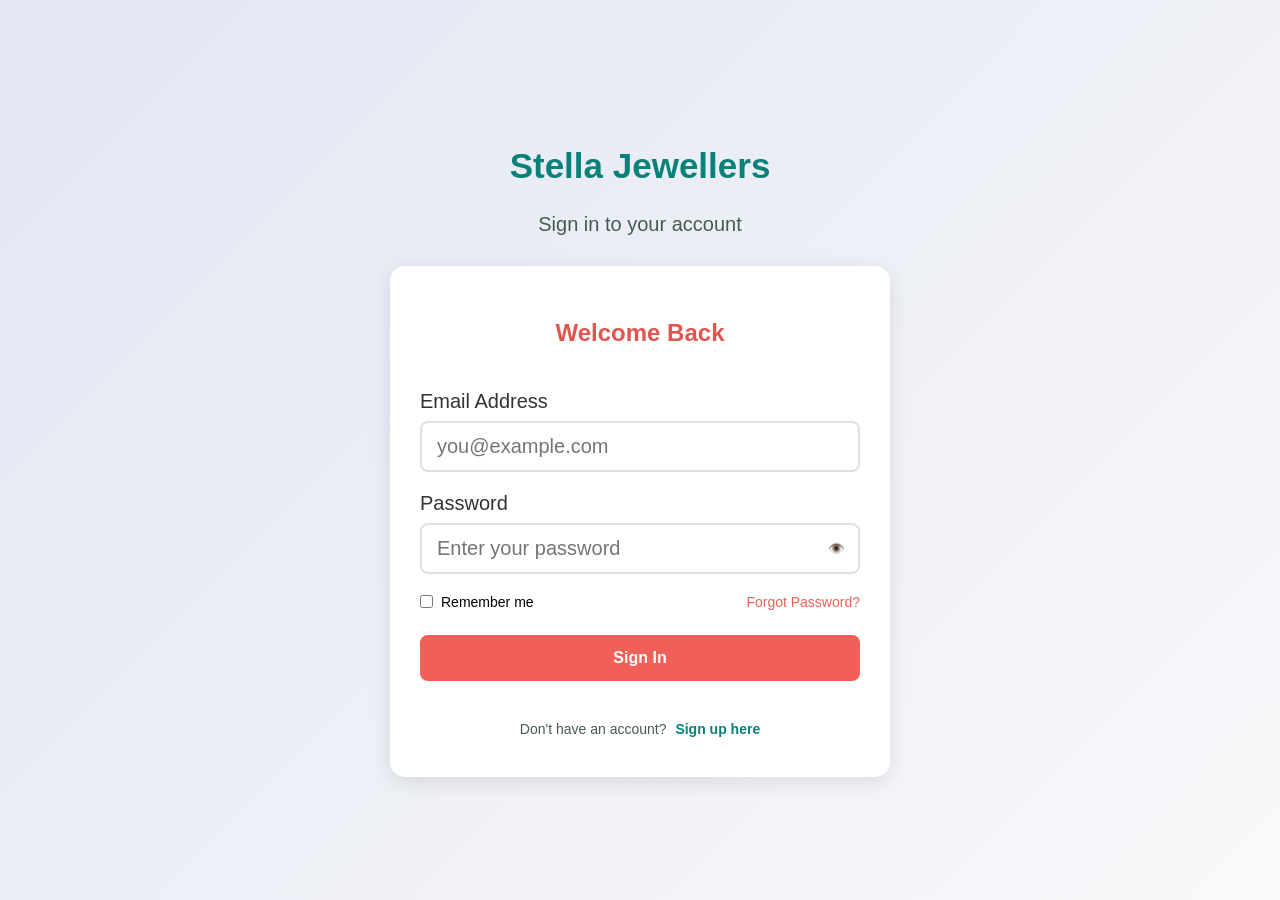
<file: login.html>
<!DOCTYPE html>
<html lang="en">
<head>
    <meta charset="UTF-8">
    <meta name="viewport" content="width=device-width, initial-scale=1.0">
    <title>Login | Stella Jewellers</title>
    <link rel="stylesheet" href="home.css">
    <style>
        * {
            margin: 0;
            padding: 0;
            box-sizing: border-box;
        }
        
        body {
            font-family: Arial, Helvetica, sans-serif;
            background: linear-gradient(135deg, #E3E6F3 0%, #f8f9fa 100%);
            min-height: 100vh;
            display: flex;
            justify-content: center;
            align-items: center;
            padding: 10px;
        }
        
        .container {
            width: 100%;
            max-width: 500px;
        }
        
        .logo-container {
            text-align: center;
            margin-bottom: 30px;
        }
        
        .logo-container h1 {
            color: #088178;
            font-size: 35px;
            margin-top: 10px;
        }
        
        .logo-container p {
            color: #465b52;
            font-size: 20px;
        }
        
        .form-container {
            background: white;
            padding: 40px 30px;
            border-radius: 15px;
            box-shadow: 0 5px 20px rgba(0, 0, 0, 0.1);
        }
        
        .form-title {
            color: #e0554e;;
            text-align: center;
            margin-bottom: 30px;
            font-size: 24px;
        }
        
        .input-group {
            margin-bottom: 20px;
        }
        
        .input-group label {
            display: block;
            color: #333;
            margin-bottom: 8px;
            font-weight: 500;
            font-size: 20px;
        }
        
        .input-group input {
            width: 100%;
            padding: 12px 15px;
            border: 2px solid #e0e0e0;
            border-radius: 8px;
            font-size: 20px;
            transition: all 0.3s;
        }
        
        .input-group input:focus {
            outline: none;
            border-color: #088178;
            box-shadow: 0 0 0 3px rgba(8, 129, 120, 0.1);
        }
        
        .password-container {
            position: relative;
        }
        
        .toggle-password {
            position: absolute;
            right: 15px;
            top: 50%;
            transform: translateY(-50%);
            background: none;
            border: none;
            color: #666;
            cursor: pointer;
        }
        
        .options {
            display: flex;
            justify-content: space-between;
            align-items: center;
            margin-bottom: 25px;
            font-size: 14px;
        }
        
        .remember {
            display: flex;
            align-items: center;
            gap: 8px;
        }
        
        .remember input[type="checkbox"] {
            accent-color: #088178;
        }
        
        .forgot-password {
            color: #f06059;
            text-decoration: none;
        }
        
        .forgot-password:hover {
            text-decoration: underline;
        }
        
      
        
       .btn-login {
    display: inline-block;
    text-align: center;
    text-decoration: none;
    background: #f06059;
    color: white;
    border: none;
    padding: 14px;
    width: 100%;
    border-radius: 8px;
    font-size: 16px;
    font-weight: 600;
    cursor: pointer;
    transition: all 0.3s;
    margin-bottom: 20px;
}

.btn-login:hover {
    background: #f06059;
    transform: translateY(-2px);
    box-shadow: 0 5px 15px rgba(8, 129, 120, 0.3);
    color: white;
    text-decoration: none;
}
        
       
       
        
      
        .register-link {
            text-align: center;
            margin-top: 20px;
            color: #465b52;
            font-size: 14px;
        }
        
        .register-link a {
            color: #088178;
            text-decoration: none;
            font-weight: 600;
            margin-left: 5px;
        }
        
        .register-link a:hover {
            text-decoration: underline;
        }
        
        .error-message {
            color: #f06059;
            font-size: 14px;
            margin-top: 5px;
            display: none;
        }
    </style>
</head>
<body>
    <div class="container">
        <div class="logo-container">
            <h1>Stella Jewellers</h1>
            <p>Sign in to your account</p>
        </div>
        
        <div class="form-container">
            <h2 class="form-title">Welcome Back</h2>
            
            <form id="loginForm">
                <div class="input-group">
                    <label for="email">Email Address</label>
                    <input type="email" id="email" placeholder="you@example.com" required>
                    <div class="error-message" id="emailError">Please enter a valid email</div>
                </div>
                
                <div class="input-group">
                    <label for="password">Password</label>
                    <div class="password-container">
                        <input type="password" id="password" placeholder="Enter your password" required>
                        <button type="button" class="toggle-password" id="togglePassword">
                            👁️
                        </button>
                    </div>
                    <div class="error-message" id="passwordError">Password must be at least 6 characters</div>
                </div>
                
                <div class="options">
                    <div class="remember">
                        <input type="checkbox" id="rememberMe">
                        <label for="rememberMe">Remember me</label>
                    </div>
                    <a href="#" class="forgot-password">Forgot Password?</a>
                </div>
                
<a href="home.html" class="btn-login">Sign In</a>                
               
                
                
                
                <div class="register-link">
                    Don't have an account? 
                    <a href="index.html">Sign up here</a>
                </div>
            </form>
        </div>
    </div>

    <script>
        // Toggle password visibility
        document.getElementById('togglePassword').addEventListener('click', function() {
            const passwordInput = document.getElementById('password');
            const type = passwordInput.getAttribute('type') === 'password' ? 'text' : 'password';
            passwordInput.setAttribute('type', type);
            this.textContent = type === 'password' ? '👁️' : '👁️‍🗨️';
        });

        // Form validation
        document.getElementById('loginForm').addEventListener('submit', function(e) {
            e.preventDefault();
            
            const email = document.getElementById('email').value;
            const password = document.getElementById('password').value;
            let isValid = true;
            
            // Email validation
            const emailError = document.getElementById('emailError');
            if (!email || !email.includes('@') || !email.includes('.')) {
                emailError.style.display = 'block';
                isValid = false;
            } else {
                emailError.style.display = 'none';
            }
            
            // Password validation
            const passwordError = document.getElementById('passwordError');
            if (!password || password.length < 6) {
                passwordError.style.display = 'block';
                isValid = false;
            } else {
                passwordError.style.display = 'none';
            }
            
            if (isValid) {
                // Check if user exists in localStorage
                const users = JSON.parse(localStorage.getItem('stella_users') || '[]');
                const user = users.find(u => u.email === email && u.password === password);
                
                if (user) {
                    // Store current user
                    localStorage.setItem('current_user', JSON.stringify(user));
                    
                    // Remember email if checked
                    if (document.getElementById('rememberMe').checked) {
                        localStorage.setItem('remember_email', email);
                    } else {
                        localStorage.removeItem('remember_email');
                    }
                    
                    // Show success message and redirect
                    alert('Login successful! Redirecting to home page...');
                    window.location.href = 'index.html';
                } else {
                    alert('Invalid email or password. Please try again or register.');
                }
            }
        });

        // Load remembered email
        window.addEventListener('load', function() {
            const rememberedEmail = localStorage.getItem('remember_email');
            if (rememberedEmail) {
                document.getElementById('email').value = rememberedEmail;
                document.getElementById('rememberMe').checked = true;
            }
        });
    </script>
</body>
</html>
</file>
<file: home.css>
body{
    margin: 0;
    padding: 0;
    box-sizing: border-box;
    font-family:Arial, Helvetica, sans-serif

}
h1{
    font-size: 52px;
    line-height: 64px;
   
}

h2{
    font-size: 46px;
    line-height:54px;
    
}

h4{
    font-size: 20px;
   
}

/* h6{
    font-weight: 700;
    font-size: 12px;
} */

p{
    font-size: 16px;
    color: #465b52;
    margin: 15px 0 20px 0;
}

.section-p1{
    padding: 40px 80px;
}

.section-m1{
    margin: 40px 0;
}

body{
    width: 100%;
}
.bg-background-color{   
    background: #E3E6F3;
}
.text-color{
    color: #088178 ;
}
.bg-green-light{
    background-color:#088178 ;
}
.text-orange{
    color: orangered;
}
.bg-pink{
    background-color: #fecbc8;
}
.text-pink{
    color: #f06059;
}
.logo{
    height: 35%;
    width: 35%;
}

.nav-link:hover, .nav-link:active {
    color: #088178 !important;
}
.nav-link.active {
  color: #088178 !important; /* or another accent, e.g., gold */
  font-weight: 600;
}


.btn-style{
    background-image: url("img/hero shop bg1.png");
    background-color: transparent;
    background-size: 170px 70px;
    background-repeat: no-repeat;
    color: #269993;
    font-weight: bold;
    border: 0;
    padding: 20px 40px 14px 40px;
    cursor: pointer;
    font-size: 15px;
}
/* #feature{
    display: flex;
    align-items: center;
    justify-content: space-between;
    flex-wrap: wrap;
    padding: 40px 80px;
} */
.card-box{
    
    height: 150px;
    box-shadow: 1px 2px 3px rgb(151, 134, 134);
    border: 1px solid #cce7d0 ;
    transition: 0.2s ease;
}

.card-box:hover{
    box-shadow: 1px 1px 1px rgb(182, 166, 166) ;
        transform: scale(1.05);

}

.card-box img{
    width: 80%;
    height: 70%;
    margin-bottom: 10px;
}


#product1{
    text-align: center;
}


.des{
    text-align: start;
    padding: 5px 0;
}




.des h4{
    margin-top: 3px;
    font-size: 15px;
    font-weight: 700;
    color: #088178;
}
</file>
